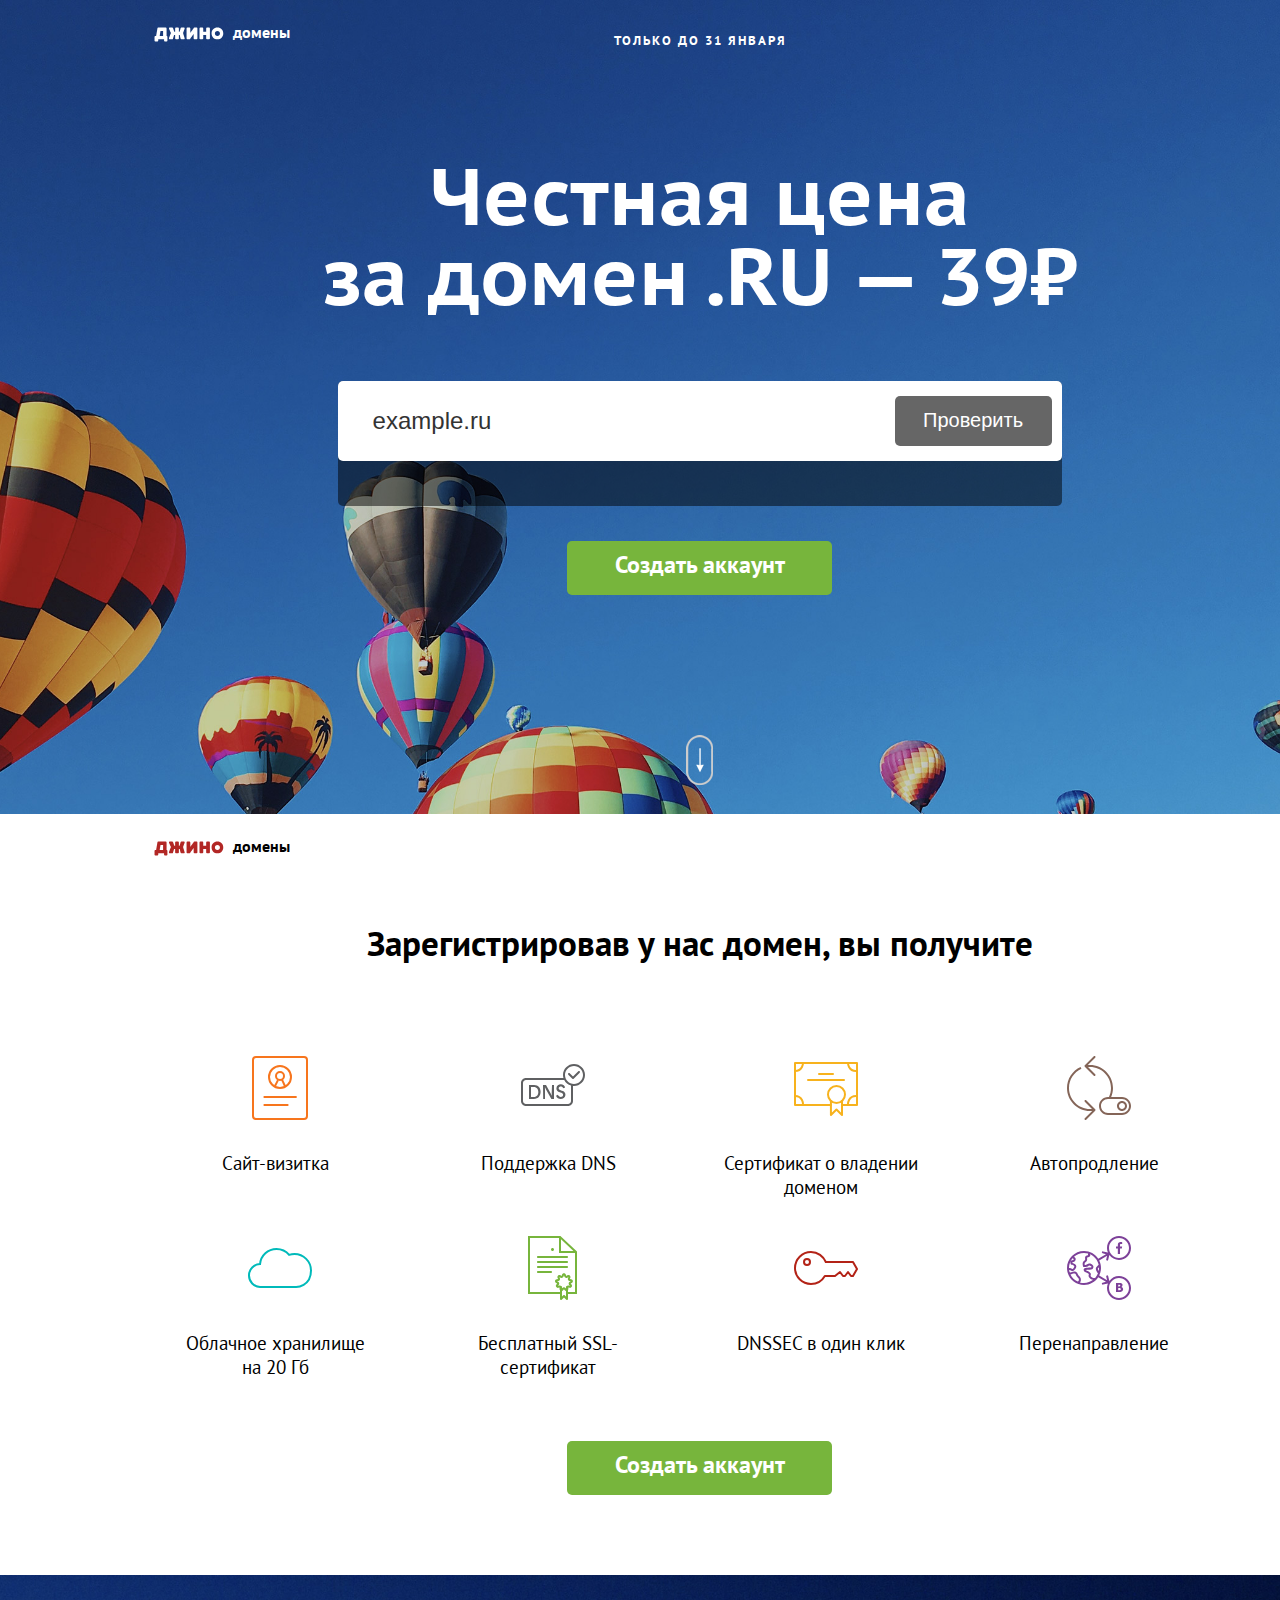
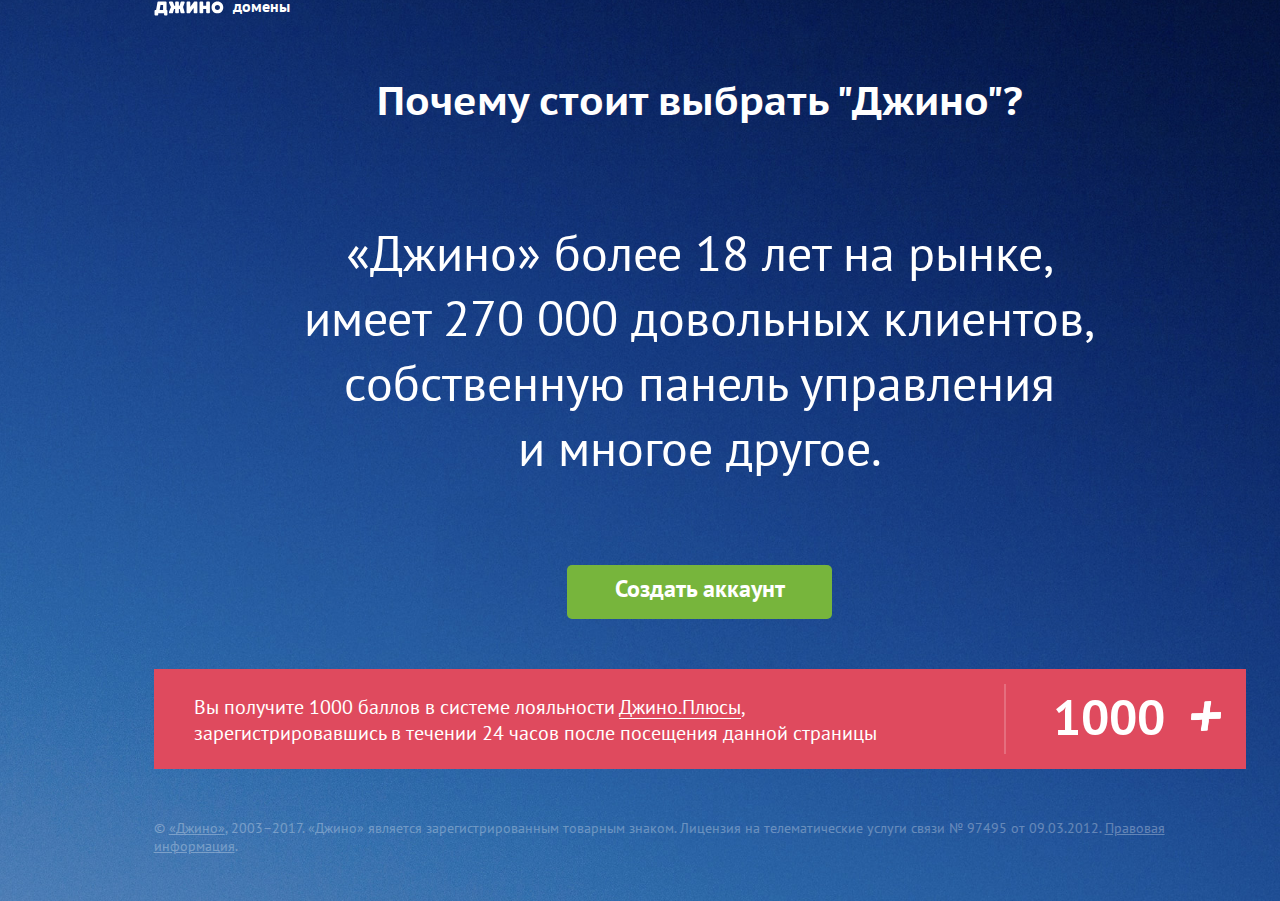
<file: Task1/index.html>
<!DOCTYPE html>
<html lang="en">

<head>
    <meta charset="UTF-8">
    <meta name="viewport" content="width=device-width, initial-scale=1.0">
    <meta http-equiv="X-UA-Compatible" content="ie=edge">

    <title>Промо</title>

    <link rel="stylesheet" href="css/style.css">

</head>

<body>
    <div class="block-top">
        <div class="container">
            <header class="header-top">
                <div class="logo">
                    <img src="task1-domains/logo-white.svg" alt="джино" class="header-logo">
                    <span class="header-subtitle-white">домены</span>
                </div>
                <div class="header-text">только до 31 января</div>
            </header>
            <div class="main">
                <div class="main-title">
                    <h1>Честная цена<br>за домен .RU — 39₽</h1>
                </div>
                <div class="form">
                    <form>
                        <input type="text" name="name" required class="form-input" placeholder="example.ru">
                        <input type="submit" value="Проверить" class="form-submit">
                    </form>
                    <div class="form-text">
                        <!-- <p class="form-text-span"> Домен example.ru — свободен. <span class="form-text-link">Зарегистрировать за 39₽</span> </p> -->
                    </div>
                </div>
                <div class="button-create">
                    Создать аккаунт
                </div>
                <div class="arrow">
                    <img src="task1-domains/down.png" alt="" class="arrow">
                </div>
            </div>
        </div>
    </div>
    <div class="block-middle">
        <div class="container">
            <header class="header-top">
                <div class="logo">
                    <img src="task1-domains/logo-red.svg" alt="джино" class="header-logo">
                    <span class="header-subtitle-white">домены</span>
                </div>
            </header>
            <div class="main">
                <h2 class="middle-title">Зарегистрировав у нас домен, вы получите</h2>
                <div class="content">
                    <ul class="content-list">
                        <li class="content-item businesscard">
                            <h3 class="content-title">Сайт-визитка</h3>
                        </li>                        
                        <li class="content-item dns">
                            <h3 class="content-title">Поддержка DNS</h3>
                        </li>
                        <li class="content-item certificate">
                            <h3 class="content-title">Сертификат о владении доменом</h3>
                        </li>
                        <li class="content-item autorenewal">
                            <h3 class="content-title">Автопродление</h3>
                        </li>
                        <li class="content-item cloud">
                            <h3 class="content-title">Облачное хранилище <br>на 20 Гб</h3>
                        </li>
                        <li class="content-item freessl">
                            <h3 class="content-title">Бесплатный SSL-сертификат</h3>
                        </li>
                        <li class="content-item dnssec">
                            <h3 class="content-title">DNSSEC в один клик</h3>
                        </li>
                        <li class="content-item redirect">
                            <h3 class="content-title">Перенаправление</h3>
                        </li>
                        <div id="box0" class="box">
                            Для любого вашего домена, зарегистрированного на «Джино», 
                            вы можете в несколько кликов создать простую страницу-визитку.
                             Это удобно, если ваш основной сайт еще не готов, или если домен вам нужен только для почты.
                            Вы можете разместить здесь краткую информацию о себе или вашем бизнесе, 
                            ссылки на аккаунты в соцсетях и любые другие сайты. Создание и 
                            поддержка базового варианта сайта-визитки абсолютно бесплатны.</div>
                        <div id="box1"class="box">
                            Зарегистрировав домен через «Джино», вы бесплатно получаете постоянную возможность изменения NS-записей и направления домена туда, куда вам хочется.
                            
                            У вас несколько доменов? Мы предоставляем бесплатную поддержку DNS для всех доменов, зарегистрированных и поддерживаемых «Джино».</div> 
                         <div id="box2"class="box">
                            Подтвердите владение доменным именем с помощью официального сертификата «Джино». Вам достаточно распечатать документ в формате PDF, который будет доступен в панели управления сразу же после делегирования домена.</div>
                        <div id="box3"class="box">
                            С помощью функции «Автопродление» больше не нужно беспокоиться о том, что ваш домен внезапно перестанет работать. «Джино» заблаговременно продлит регистрацию на следующий период и вышлет вам уведомление об этом.</div>
                        <div id="box4"class="box">
                            Специально для своих клиентов «Джино» предлагает абсолютно бесплатный сервис — «Джино.Облако». Это надежное место для хранения файлов — здесь точно поместится всё. Вы получите постоянный доступ к своей музыке, фотографиям и документам и сможете без труда делиться данными с кем угодно.</div>
                        <div id="box5"class="box">
                            Будучи клиентом «Джино», вы можете бесплатно получить SSL-сертификат от удостоверяющего центра Let’s Encrypt. Данный сертификат позволит вашим сайтам работать по безопасному протоколу HTTPS и избежать предупреждений браузера о том, что на сайте используется незашифрованное соединение.
                            
                            Вы можете легко обзавестись сертификатом: в разделе «Домены» вашего аккаунта выберите нужный домен и на странице его настроек перейдите во вкладку «SSL». Сертификат выдаётся по нажатию одной кнопки и продлевается автоматически.</div>
                        <div id="box6"class="box">
                            С помощью технологии цифрового подписывания ответа DNS-сервера вы можете застраховаться от возможной его подмены и быть уверенными в том, что посетители вашего сайта не попали на замаскированный сайт злоумышленников.
                            
                            Для подключения DNSSEC необходимо перейти в соответствующую вкладку в настройках вашего домена и нажать кнопку «Включить».</div>
                        <div id="box7"class="box">
                            Зарегистрировав домен на «Джино», вы сможете в любой момент просто и бесплатно перенаправить его на любую страницу любого сайта.
                            
                            У вас есть своя группа в социальной сети? Дайте ей персональный домен и она сможет стать полноценным сайтом, а не только страницей соцсети! Персонифицирование при помощи перенаправления доменного имени от «Джино» — это дополнительный инструмент в продвижении и идентификации вашей деятельности.</div>
                    </ul>
                </div>

                <div class="button-create">
                    Создать аккаунт
                </div>
            </div>
        </div>
    </div>
    <div class="block-bottom">
        <div class="container">
            <header class="header-top">
                <div class="logo">
                    <img src="task1-domains/logo-white.svg" alt="джино" class="header-logo">
                    <span class="header-subtitle-white">домены</span>
                </div>

            </header>
            <div class="main">
                <div class="bottom-title">
                    <h2>Почему стоит выбрать "Джино"?</h2>
                </div>
                <div class="bottom-text">
                    <p class="bottom-paragraph">
                        «Джино» более 18 лет на рынке,<br>
                        имеет 270 000 довольных клиентов,<br>
                        собственную панель управления<br>
                        и многое другое.
                    </p>
                </div>
                <div class="button-create">
                    Создать аккаунт
                </div>
                <div class="bonus">
                    <p class="bonus-text">
                        Вы получите 1000 баллов в системе лояльности
                        <span class="bonus-underline">Джино.Плюсы</span>,<br>
                        зарегистрировавшись в течении 24 часов после посещения данной страницы
                    </p>
                    <p class="bonus1000">1000</p>
                </div>
                <div class="copyright">
                    <p class="copyright-text">
                        © <u>«Джино»</u>, 2003–2017.
                        «Джино» является зарегистрированным товарным знаком.
                        Лицензия на телематические услуги связи № 97495 от 09.03.2012.
                        <u>Правовая информация</u>.
                    </p>
                </div>
            </div>
        </div>
    </div>
    <script src="js/script.js"></script>
</body>

</html>
</file>
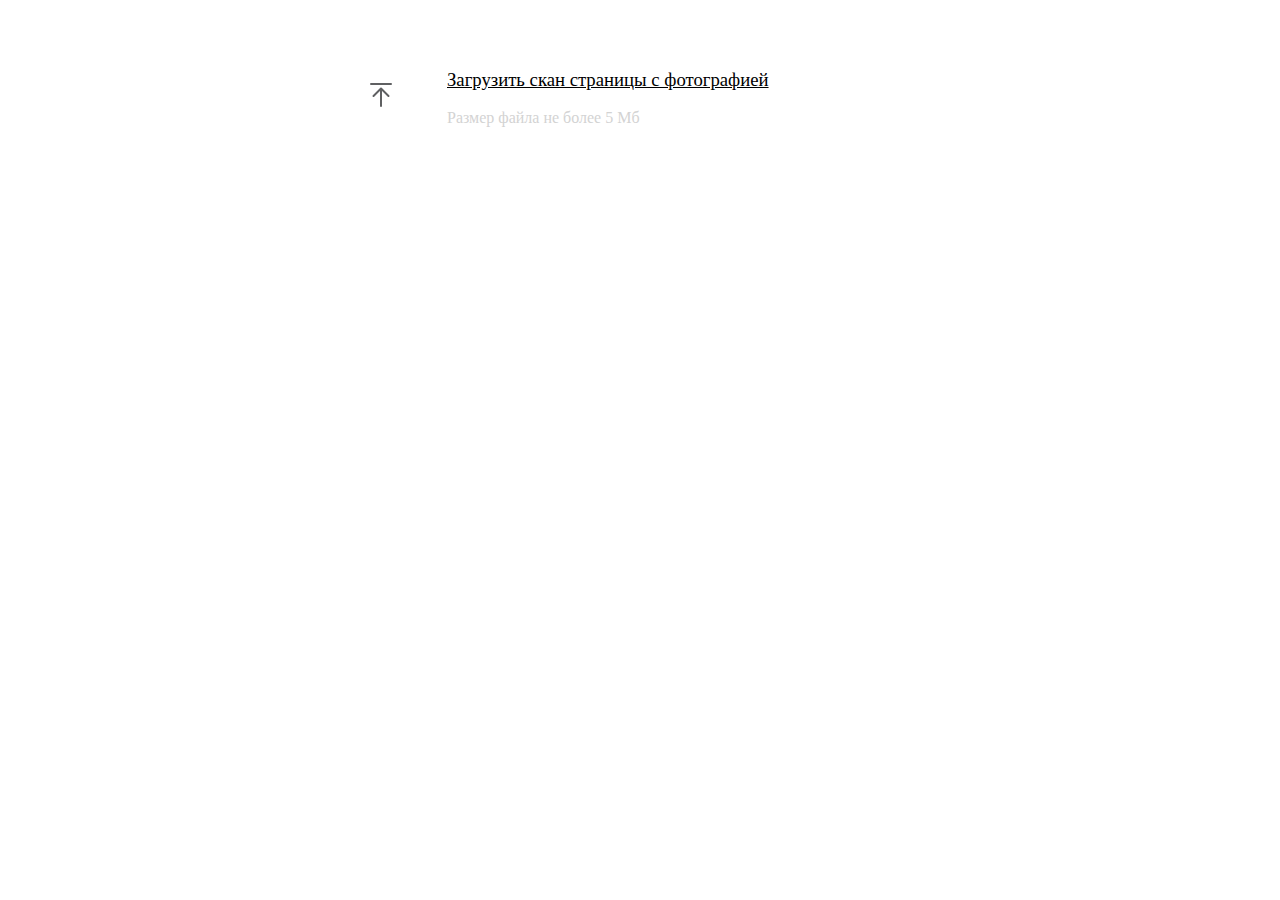
<file: Task2/index.html>
<!DOCTYPE html>
<html lang="en">
<head>
    <meta charset="UTF-8">
    <meta name="viewport" content="width=device-width, initial-scale=1.0">
    <meta http-equiv="X-UA-Compatible" content="ie=edge">
    <title>Upload</title>
    <link rel="stylesheet" href="css/style.css">
</head>
<body>
    <div class="upload">
        <div class="img-box">
            <img src="task2-documents/upload.svg" alt="" class="img">
        </div>
        <div class="text">
            <h3 class="title">Загрузить скан страницы с фотографией</h3>
            <p class="description">Размер файла не более 5 Мб</p>
        </div>
        <div class="status">
            
        </div>
    </div>
    <script src="js/script.js"></script>
</body>
</html>
</file>
<file: Task1/css/style.css>
@import url('https://fonts.googleapis.com/css?family=PT+Sans+Caption:400,700|PT+Sans:400,700&subset=cyrillic');
/* font-family: 'PT Sans Caption', sans-serif;
font-family: 'PT Sans', sans-serif; */

* {
    padding: 0;
    margin: 0;
}

body {
    font-family: 'PT Sans', sans-serif;
}

.container {
    width: 90vw;
    min-width: 819px;
    max-width: 1092px;
    margin: 0 auto;

}


_:-ms-fullscreen,
:root .container {
    max-width: 819px;
    width: 819px;
}

header,
.main {
    display: grid;
    grid-template-columns: repeat(12, 80px);
    /* grid-auto-columns: 80px; */
    grid-column-gap: 12px;

}



.block-top {
    padding: 2% 12%;
    background: url("../task1-domains/background1.jpg") 100% 100% no-repeat;
    background-size: cover;
    color: #fff;
}

.block-middle {
    background-color: #fff;
    padding: 2% 12%;
    padding-bottom: 80px;
}

.block-bottom {
    padding: 2% 12%;
    background: url("../task1-domains/background2.jpg") 100% 100% no-repeat;
    background-size: cover;
    color: #fff;
}

.logo {
    grid-column: 1/3;
}

.header-logo {
    margin-right: 5px;
    width: 70px;
    height: auto;
}


.header-subtitle-white {
    font-weight: 700;
    position: relative;
    bottom: 4px;
    font-size: 16px;
}

.header-text {
    grid-column: 6/9;
    position: relative;
    top: 6px;
    text-transform: uppercase;
    font-weight: 700;
    font-size: 13px;
    letter-spacing: 2px;
}

_:-ms-fullscreen,
:root .header-text {
    left: 40%;
}

.main-title,
.bottom-title {
    margin: 0 auto;
    grid-column: 2/span 10;
    text-align: center;
    margin-top: 110px;
    margin-bottom: 65px;
}

.main-title h1,
.bottom-title h2 {
    font-family: 'PT Sans Caption', sans-serif;
    font-weight: 700;
    font-size: 80px;
    line-height: 80px;
}

.bottom-title {
    margin-top: 60px;
    margin-bottom: 100px;
}

.bottom-title h2 {
    font-size: 40px;
    line-height: 40px;
}

.middle-title {
    grid-column: 1/span 12;
    margin: 0 auto;
    text-align: center;
    margin-top: 60px;
    font-size: 35px;
    margin-bottom: 80px;
}

.form {
    grid-column: 3/11;
    border-radius: 5px;
    background-color: rgba(0, 0, 0, 0.5);
    width: 724px;
    height: 125px;
    margin: 0 auto;
}

form {
    position: relative;
}

.form-input {
    height: 80px;
    background-color: #fff;
    border-radius: 5px;
    width: 689px;
    border: none;
    padding-left: 35px;
    font-size: 24px;
    color: #333333;
}

.form-input::placeholder {
    font-size: 24px;
    color: #333333;
}

.form-submit {
    border: none;
    position: absolute;
    top: 15px;
    right: 10px;
    background-color: rgba(0, 0, 0, 0.6);
    color: #fff;
    border-radius: 5px;
    width: 157px;
    height: 50px;
    font-size: 20px;
    cursor: pointer;
    /* font-family: 'PT Sans Caption', sans-serif;     */
}

.form-text {
    text-align: center;
    height: 45px;
}

.form-text-span {
    position: relative;
    top: 9px;
    font-weight: 400;
}

.form-text-link {
    color: #77b53c;
    text-decoration: underline;
}

.button-create,
.arrow {
    grid-column: 1/13;
    margin: 0 auto;
    cursor: pointer;
}

.button-create {
    background-color: #77b53c;
    color: #fff;
    border-radius: 5px;
    width: 265px;
    height: 54px;
    line-height: 48px;
    font-size: 24px;
    font-weight: 700;
    text-align: center;
    margin-top: 35px;
}

.arrow {
    margin-top: 70px;
}

.content {
    grid-column: 1/span 12;
}

.content-list {
    display: flex;
    flex-wrap: wrap;
    list-style: none;
    justify-content: space-around;
}

.content-item {
    height: 150px;
    width: 235px;
    margin-right: 30px;
    margin-bottom: 30px;
    position: relative;
    cursor: pointer;
}

.content-title {
    text-align: center;
    position: relative;
    top: 70%;
    font-weight: 400;
}

.content-item::before {
    content: '';
    position: absolute;
    top: 10px;
    left: 35%;
    background-repeat: no-repeat;
    background-position: 50% 0;
    width: 80px;
    height: 80px;
}

.businesscard::before {
    background-image: url('../task1-domains/features/businesscard.svg');
}

.dns::before {
    background-image: url('../task1-domains/features/dns.svg');
}

.certificate::before {
    background-image: url('../task1-domains/features/certificate.svg');
}

.autorenewal::before {
    background-image: url('../task1-domains/features/autorenewal.svg');
}

.cloud::before {
    background-image: url('../task1-domains/features/cloud.svg');
}

.freessl::before {
    background-image: url('../task1-domains/features/freessl.svg');
}

.dnssec::before {
    background-image: url('../task1-domains/features/dnssec.svg');
}

.redirect::before {
    background-image: url('../task1-domains/features/redirect.svg');
}

.bottom-text {
    margin: 0 auto;
    grid-column: 2/span 10;
    text-align: center;
    margin-bottom: 50px;
}

.bottom-paragraph {
    font-size: 50px;
}

.bonus {
    margin-top: 50px;
    background-color: #df4a5e;
    grid-column: 1/span 12;
    height: 50px;
    padding: 25px 40px;
}

.bonus-text {
    font-size: 20px;
    width: 80%;
    float: left;
}

.bonus-underline {
    position: relative;
}

.bonus-underline::after {
    position: absolute;
    content: "";
    background-color: white;
    left: 0;
    bottom: 1px;
    width: 100%;
    height: 1px;

}

.bonus1000 {
    font-size: 50px;
    font-weight: 700;
    position: relative;
    left: 50px;
    top: -10px;
}

.bonus1000::before {
    position: absolute;
    content: '';
    background-color: #e56e7e;
    top: 0px;
    right: 250px;
    width: 2px;
    height: 70px;
}

.bonus1000::after {
    position: absolute;
    content: '';
    background-image: url('../task1-domains/plus.png');
    background-size: 100%;
    background-repeat: no-repeat;
    top: 17px;
    right: 35px;
    width: 30px;
    height: 30px;
}

.copyright {
    grid-column: 1/span 12;
    margin-top: 50px;
    margin-bottom: 20px;
}

.copyright-text {
    font-size: 14px;
    opacity: 0.3;
}

_:-ms-fullscreen,
:root body {
    transform: scale(1);
}

_:-ms-fullscreen,
:root .arrow {
    position: relative;
    left: 25%;
}

_:-ms-fullscreen,
:root .bonus-text {
    font-size: 16px;
}

_:-ms-fullscreen,
:root .bonus1000::before {
    right: 170px;
}

_:-ms-fullscreen,
:root .bonus1000::after {
    right: -10px;
}

_:-ms-fullscreen,
:root .bonus1000 {
    left: 0;
}

@media (max-width: 859px) {

    header,
    .main {
        grid-template-columns: repeat(12, 30px);
        /* grid-auto-columns: 80px; */
        grid-column-gap: 9px;
    }

    .logo {
        grid-column: 1/4;
    }

    .header-logo {
        margin-right: 5px;
        width: 50px;
        height: auto;
    }


    .header-subtitle-white {
        font-weight: 700;
        position: relative;
        bottom: 4px;
        font-size: 12px;
    }

    .header-text {
        grid-column: 8/11;
        position: relative;
        top: 6px;
        text-transform: uppercase;
        font-weight: 700;
        font-size: 12px;
        letter-spacing: 0px;
        white-space: nowrap;
    }

    .main-title,
    .bottom-title {
        margin: 0 auto;
        display: block;
        width: 600px;
        text-align: center;
        margin-top: 110px;
        margin-bottom: 65px;
    }

    .main-title h1 {
        font-family: 'PT Sans Caption', sans-serif;
        font-weight: 700;
        font-size: 60px;
        line-height: 60px;
    }

    .bottom-title {
        margin-top: 50px;
    }

    .bottom-title h2 {
        font-size: 40px;
    }

    .form {
        grid-column: 3/11;
        border-radius: 5px;
        background-color: rgba(0, 0, 0, 0.5);
        width: 500px;
        height: 125px;
        margin: 0 auto;
    }

    .form-input {
        width: 465px;
    }

    .button-create,
    .arrow {
        grid-column-start: 5;
    }

    .middle-title {
        position: relative;
        left: 30%;
        font-size: 24px;
        margin-top: 30px;
    }

    .content-item {
        height: 150px;
        width: 190px;
        margin-right: 30px;
        margin-bottom: 30px;
        position: relative;
        cursor: pointer;
    }

    .content-list {
        width: 650px;
    }

    .bottom-text {
        margin: 0 auto;
        display: block;
        width: 600px;
        text-align: center;
        margin-bottom: 50px;
    }

    .bottom-paragraph {
        font-size: 30px;
    }
    .bonus {
        width: 550px;
        padding: 15px 20px;
    }
    
    .bonus-text {
        font-size: 14px;
        width: 80%;
        float: left;
    }
    
    .bonus-underline::after {
        position: absolute;
        content: "";
        background-color: white;
        left: 0;
        bottom: 1px;
        width: 100%;
        height: 1px;
    
    }
    
    .bonus1000 {
        font-size: 35px;
        font-weight: 700;
        position: relative;
        left: 0px;
        top: 0px;
    }
    
    .bonus1000::before {
        position: absolute;
        content: '';
        background-color: #e56e7e;
        top: 0px;
        right: 120px;
        width: 2px;
        height: 50px;
    }
    
    .bonus1000::after {
        top: 10px;
        right: -5px;
        width: 25px;
        height: 25px;
    }
    .copyright {
       width: 600px
    }

}

@media (max-width: 620px) {
    header,
    .main {
        grid-template-columns: repeat(12, 15px);
        /* grid-auto-columns: 80px; */
        grid-column-gap: 9px;
    }

    .logo {
        grid-column: 1/6;
    }

    .header-logo {
        margin-right: 5px;
        width: 50px;
        height: auto;
    }


    .header-subtitle-white {
        font-weight: 700;
        position: relative;
        bottom: 4px;
        font-size: 12px;
    }

    .header-text {
        grid-column-start: 10;

    }

    .main-title,
    .bottom-title {
        margin: 0 auto;
        display: block;
        width: 450px;
        text-align: center;
        margin-top: 50px;
        margin-bottom: 65px;
    }

    .main-title h1 {
        font-size: 40px;
        line-height: 40px;
    }

    .bottom-title {
        margin-top: 30px;
    }

    .bottom-title h2 {
        font-size: 30px;
    }

    .form {
        grid-column-start: 2;
        border-radius: 5px;
        background-color: rgba(0, 0, 0, 0.5);
        width: 450px;
        height: 125px;
        margin: 0 auto;
    }

    .form-input {
        width: 415px;
    }

    .button-create {
        grid-column-start: 6;
    }
    .arrow {
        margin-top: 30px;
        grid-column-start: 10;
    }


    .content-item {
        height: 120px;
        width: 160px;
        margin-right: 30px;
        margin-bottom: 30px;
        position: relative;
        cursor: pointer;
    }
.content-item::before {
    left: 30%;
}

    .content-list {
        width: 500px;
    }

    .bottom-text {
        width: 450px;
        margin-bottom: 25px;
    }

    .bottom-paragraph {
        font-size: 30px;
    }
    .bonus {
        width: 450px;
        padding: 10px 15px;
    }
    
    .bonus-text {
        font-size: 12px;
        width: 80%;
        float: left;
    }
    
    .bonus-underline::after {
        position: absolute;
        content: "";
        background-color: white;
        left: 0;
        bottom: 1px;
        width: 100%;
        height: 1px;
    
    }
    
    .bonus1000 {
        font-size: 30px;
        font-weight: 700;
        position: relative;
        left: 15px;
        top: 5px;
    }
    
    .bonus1000::before {
        position: absolute;
        content: '';
        background-color: #e56e7e;
        top: -5px;
        right: 100px;
        width: 2px;
        height: 50px;
    }
    
    .bonus1000::after {
        top: 12px;
        right: 5px;
        width: 15px;
        height: 15px;
    }
    .copyright {
       width: 500px
    }
    .copyright-text {
        font-size: 10px;
    }
}


@media (max-width: 320px) {
    header,
    .main {
        grid-template-columns: repeat(12, 15px);
        /* grid-auto-columns: 80px; */
        grid-column-gap: 1px;
    }

    .logo {
        grid-column: 1/8;
    }

    .header-logo {
        margin-right: 5px;
        width: 50px;
        height: auto;
    }


    .header-subtitle-white {
        font-weight: 700;
        position: relative;
        bottom: 4px;
        font-size: 10px;
    }

    .header-text {
        grid-column-start: 8;
        font-size: 10px;

    }

    .main-title,
    .bottom-title {
        margin: 0 auto;
        display: block;
        width: 250px;
        text-align: center;
        margin-top: 30px;
        margin-bottom: 35px;
    }

    .main-title h1 {
        font-size: 20px;
        line-height: 20px;
    }

    .bottom-title {
        margin-top: 30px;
    }

    .bottom-title h2 {
        font-size: 30px;
    }

    .form {
        grid-column-start: 2;
        border-radius: 5px;
        background-color: rgba(0, 0, 0, 0.5);
        width: 230px;
        height: 85px;
        margin: 0 auto;
    }


    .form-input {
        height: 60px;
        background-color: #fff;
        border-radius: 5px;
        width: 215px;
        border: none;
        padding-left: 15px;
        font-size: 18px;
        color: #333333;
    }
    
    .form-input::placeholder {
        font-size: 18px;
        color: #333333;
    }
    
    .form-submit {
        border: none;
        position: absolute;
        top: 15px;
        right: 10px;
        background-color: rgba(0, 0, 0, 0.6);
        color: #fff;
        border-radius: 5px;
        width: 80px;
        height: 30px;
        font-size: 14px;
        cursor: pointer;
        /* font-family: 'PT Sans Caption', sans-serif;     */
    }
    .form-text-span {
        font-size: 10px;
    }
    .button-create {
        grid-column-start: 4;
        
    width: 165px;
    height: 44px;
    line-height: 40px;
    font-size: 16px;
    font-weight: 700;
    text-align: center;
    margin-top: 15px;
    }
    .arrow {
        margin-top: 10px;
        grid-column-start: 6;
    }


    .content-item {
        height: 120px;
        width: 160px;
        margin-right: 30px;
        margin-bottom: 30px;
        position: relative;
        cursor: pointer;
    }
.content-item::before {
    left: 25%;
}

    .content-list {
        width: 300px;
    }

    .bottom-text {
        width: 250px;
        margin-bottom: 25px;
    }

    .bottom-paragraph {
        font-size: 18px;
    }
    .bonus {
        width: 225px;
        height: 90px;
        padding: 5px;
    }
    
    .bonus-text {
        font-size: 10px;
        width: 55%;
        float: left;
    }
    
    .bonus-underline::after {
        position: absolute;
        content: "";
        background-color: white;
        left: 0;
        bottom: 1px;
        width: 100%;
        height: 1px;
    
    }
    
    .bonus1000 {
        font-size: 30px;
        font-weight: 700;
        position: relative;
        left: 15px;
        top: 20px;
    }
    
    .bonus1000::before {
        position: absolute;
        content: '';
        background-color: #e56e7e;
        top: -10px;
        right: 105px;
        width: 2px;
        height: 75px;
    }
    
    .bonus1000::after {
        top: 12px;
        right: 15px;
        width: 15px;
        height: 15px;
    }
    .copyright {
       width: 250px
    }
    .copyright-text {
        font-size: 8px;
    }
}

.box { 
    display: none;   
    background-color: #f7f7f7;
    border: 1px solid #afafb0;
    font-size: 16px;
    border-radius: 5px;
    width: 70vw;
    padding: 5px;
}
</file>
<file: Task2/css/style.css>
.upload {
    margin: 50px auto;
    width: 550px;
    height: 100px;
    
}
.img-box {
    width: 32px;    
    height: 100px;
    float: left;
    padding-top: 30px; 
    /* background-image: url('../task2-documents/upload.svg'); */
    /* background-repeat: no-repeat;
    background-position: 50%; */

}
.img {
    width: 32px;
    height: 32px;
}
.text {
    height: 100px;
    width: 350px;
    margin-left: 50px;
    float: left;
    
}
h3 {
    text-decoration: underline;
    color: #000;
    font-weight: normal;
    cursor: pointer;

}
p {
    color: #d3d3d3;

}
.status {
 float: right;
 width: 100px;
 height: 65px;
 padding-top: 35px;
}
</file>
